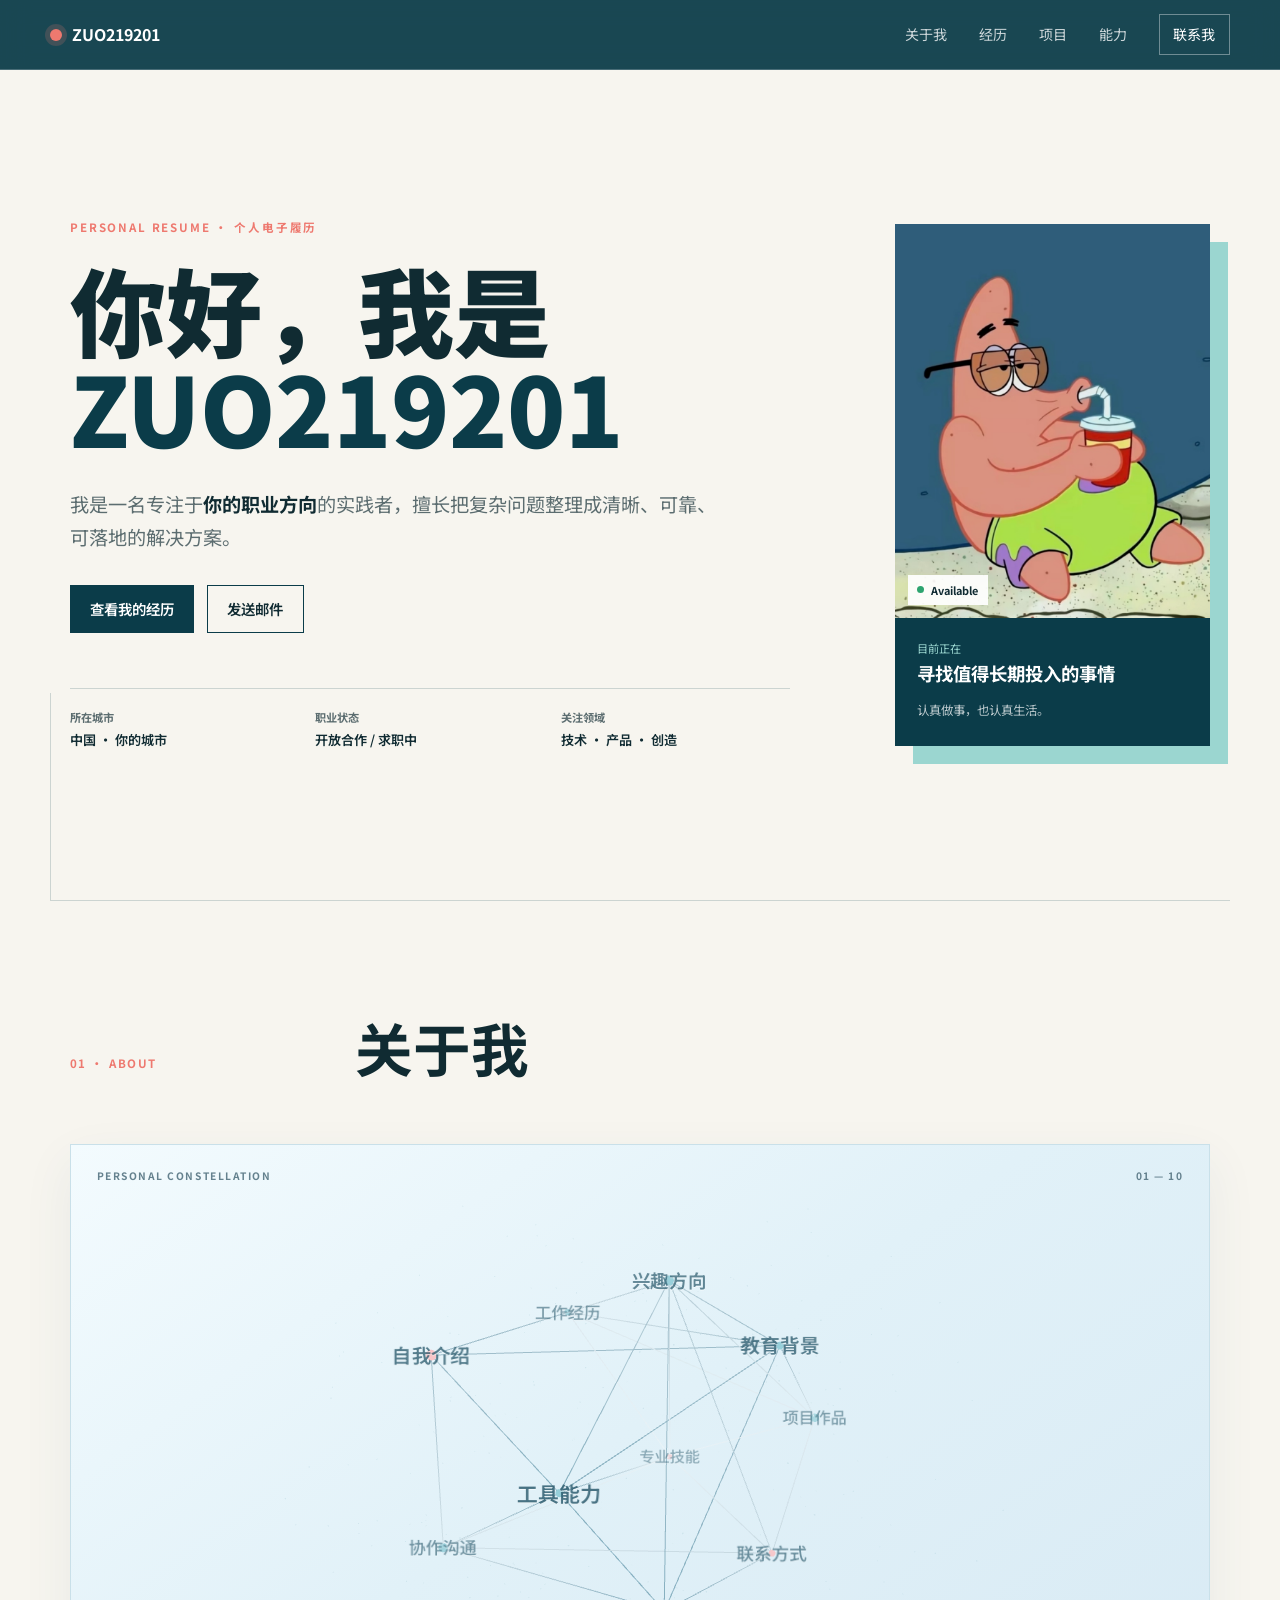
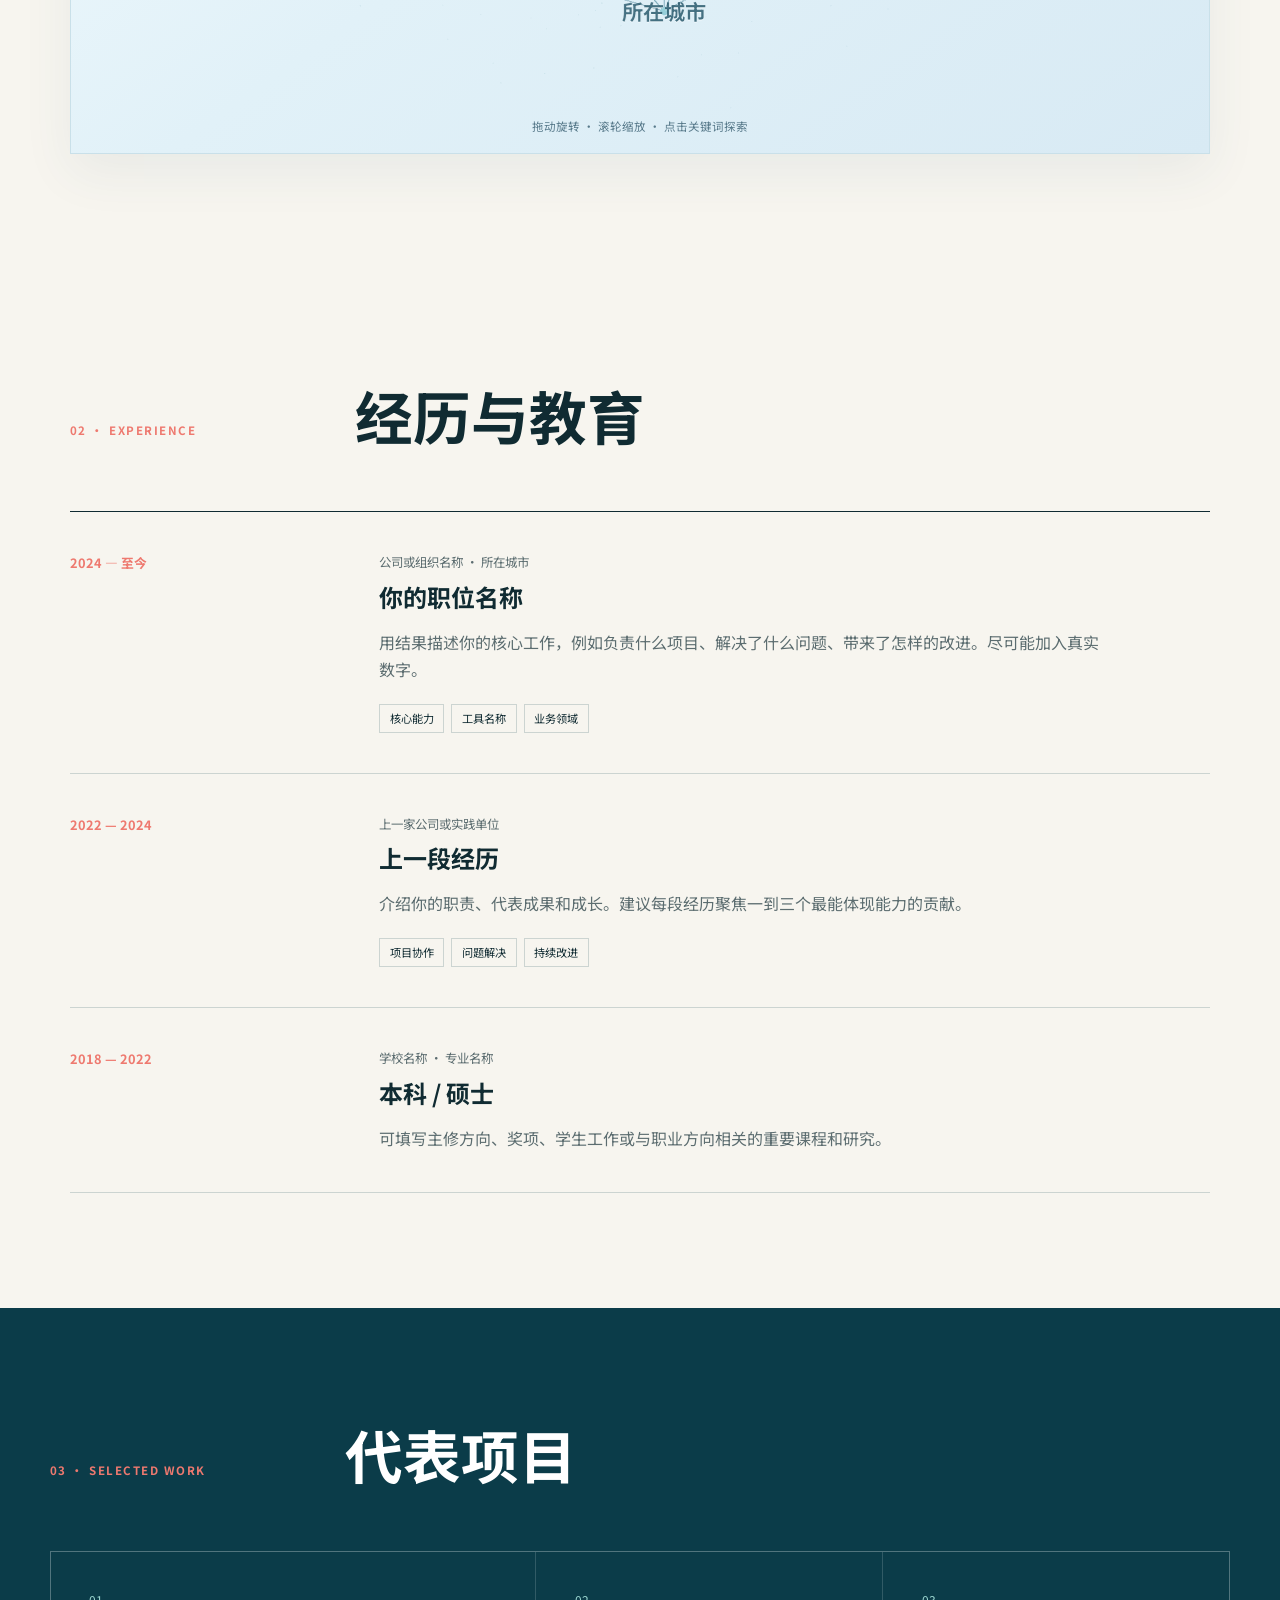
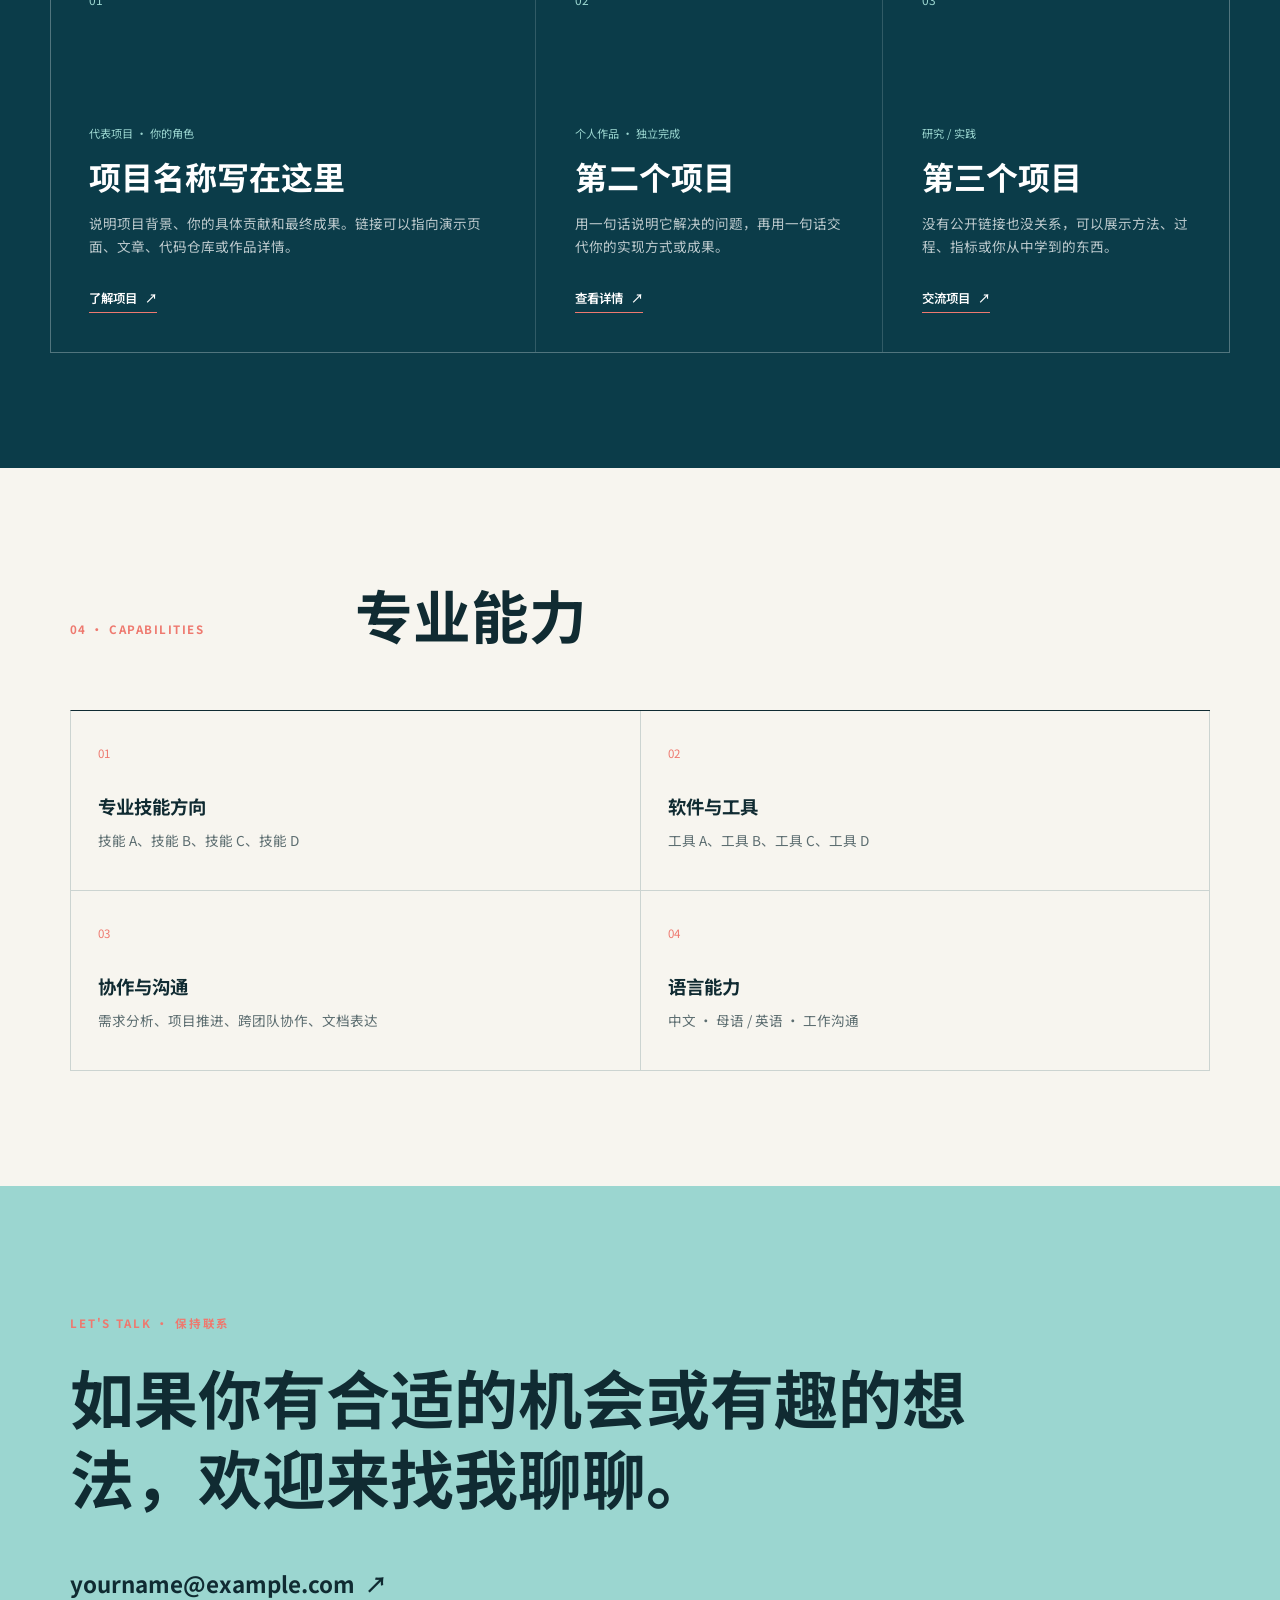
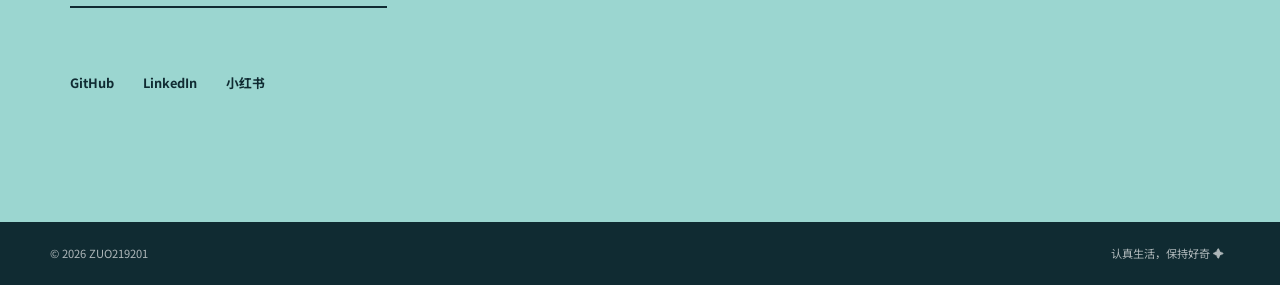
<file: index.html>
<!doctype html>
<html lang="zh-CN">
<head>
  <meta charset="UTF-8" />
  <meta name="viewport" content="width=device-width, initial-scale=1.0" />
  <meta name="description" content="个人履历、工作经历、项目经验与联系方式。" />
  <meta name="keywords" content="个人简历, 电子简历, 个人网站, 项目经历, 作品集" />
  <meta name="author" content="ZUO219201" />
  <meta name="robots" content="index, follow" />
  <meta name="theme-color" content="#0b3c49" />
  <meta property="og:type" content="website" />
  <meta property="og:locale" content="zh_CN" />
  <meta property="og:title" content="ZUO219201｜个人履历" />
  <meta property="og:description" content="了解我的教育背景、工作经历、项目和专业能力。" />
  <meta property="og:image" content="assets/patrick-glasses.jpg" />
  <link rel="canonical" href="https://zuo219201.github.io/" />
  <title>ZUO219201｜个人履历与作品集</title>
  <link rel="stylesheet" href="styles.css" />
  <script type="application/ld+json">
  {
    "@context": "https://schema.org",
    "@type": "Person",
    "name": "ZUO219201",
    "url": "https://zuo219201.github.io/",
    "image": "https://zuo219201.github.io/assets/patrick-glasses.jpg",
    "jobTitle": "你的职业方向",
    "description": "一句话介绍你的专业背景和职业方向。",
    "email": "mailto:yourname@example.com",
    "sameAs": []
  }
  </script>
</head>
<body>
  <a class="skip-link" href="#main">跳到主要内容</a>

  <header class="site-header">
    <a class="brand" href="#top" aria-label="返回首页">
      <span class="brand-dot" aria-hidden="true"></span>
      <span>ZUO219201</span>
    </a>
    <button class="menu-button" type="button" aria-expanded="false" aria-controls="site-nav">菜单</button>
    <nav id="site-nav" class="site-nav" aria-label="主要导航">
      <a href="#about">关于我</a>
      <a href="#experience">经历</a>
      <a href="#projects">项目</a>
      <a href="#skills">能力</a>
      <a class="nav-contact" href="#contact">联系我</a>
    </nav>
  </header>

  <main id="main">
    <section class="hero" id="top">
      <div class="hero-copy reveal">
        <p class="eyebrow">PERSONAL RESUME · 个人电子履历</p>
        <h1>你好，我是<br /><span>ZUO219201</span></h1>
        <p class="hero-summary">我是一名专注于<strong>你的职业方向</strong>的实践者，擅长把复杂问题整理成清晰、可靠、可落地的解决方案。</p>
        <div class="hero-actions">
          <a class="button button-primary" href="#experience">查看我的经历</a>
          <a class="button button-secondary" href="mailto:yourname@example.com">发送邮件</a>
        </div>
        <ul class="quick-facts" aria-label="个人概况">
          <li id="city"><strong>所在城市</strong><span>中国 · 你的城市</span></li>
          <li><strong>职业状态</strong><span>开放合作 / 求职中</span></li>
          <li><strong>关注领域</strong><span>技术 · 产品 · 创造</span></li>
        </ul>
      </div>
      <aside class="profile-card reveal" aria-label="个人名片">
        <div class="portrait-wrap">
          <img src="assets/patrick-glasses.jpg" alt="个人头像，当前为派大星占位图片" />
          <span class="status"><i></i> Available</span>
        </div>
        <div class="profile-card-copy">
          <p>目前正在</p>
          <h2>寻找值得长期投入的事情</h2>
          <span>认真做事，也认真生活。</span>
        </div>
      </aside>
    </section>

    <section class="section about" id="about">
      <div class="section-heading reveal">
        <p>01 · ABOUT</p>
        <h2 id="about-intro">关于我</h2>
      </div>
      <div class="nebula-stage reveal" id="nebula-stage" aria-label="个人关键词星云">
        <div class="nebula-stage-heading" aria-hidden="true">
          <span>PERSONAL CONSTELLATION</span>
          <span>01 — 10</span>
        </div>
        <div class="nebula-scene" id="nebula-scene">
          <div class="nebula-labels" id="nebula-labels"></div>
        </div>
        <p class="nebula-hint">拖动旋转 · 滚轮缩放 · 点击关键词探索</p>
        <p class="sr-only" id="nebula-status" aria-live="polite">10 个个人关键词已加载。</p>
      </div>
    </section>

    <section class="section" id="experience">
      <div class="section-heading reveal">
        <p>02 · EXPERIENCE</p>
        <h2>经历与教育</h2>
      </div>
      <div class="timeline">
        <article class="timeline-item reveal">
          <div class="timeline-date">2024 — 至今</div>
          <div>
            <p class="timeline-meta">公司或组织名称 · 所在城市</p>
            <h3>你的职位名称</h3>
            <p>用结果描述你的核心工作，例如负责什么项目、解决了什么问题、带来了怎样的改进。尽可能加入真实数字。</p>
            <ul class="tags"><li>核心能力</li><li>工具名称</li><li>业务领域</li></ul>
          </div>
        </article>
        <article class="timeline-item reveal">
          <div class="timeline-date">2022 — 2024</div>
          <div>
            <p class="timeline-meta">上一家公司或实践单位</p>
            <h3>上一段经历</h3>
            <p>介绍你的职责、代表成果和成长。建议每段经历聚焦一到三个最能体现能力的贡献。</p>
            <ul class="tags"><li>项目协作</li><li>问题解决</li><li>持续改进</li></ul>
          </div>
        </article>
        <article class="timeline-item reveal">
          <div class="timeline-date">2018 — 2022</div>
          <div id="education">
            <p class="timeline-meta">学校名称 · 专业名称</p>
            <h3>本科 / 硕士</h3>
            <p>可填写主修方向、奖项、学生工作或与职业方向相关的重要课程和研究。</p>
          </div>
        </article>
      </div>
    </section>

    <section class="section projects-section" id="projects">
      <div class="section-heading reveal">
        <p>03 · SELECTED WORK</p>
        <h2>代表项目</h2>
      </div>
      <div class="project-grid">
        <article class="project-card project-featured reveal">
          <div class="project-number">01</div>
          <div class="project-copy">
            <p class="project-type">代表项目 · 你的角色</p>
            <h3>项目名称写在这里</h3>
            <p>说明项目背景、你的具体贡献和最终成果。链接可以指向演示页面、文章、代码仓库或作品详情。</p>
            <a href="#contact">了解项目 <span aria-hidden="true">↗</span></a>
          </div>
        </article>
        <article class="project-card reveal">
          <div class="project-number">02</div>
          <div class="project-copy">
            <p class="project-type">个人作品 · 独立完成</p>
            <h3>第二个项目</h3>
            <p>用一句话说明它解决的问题，再用一句话交代你的实现方式或成果。</p>
            <a href="#contact">查看详情 <span aria-hidden="true">↗</span></a>
          </div>
        </article>
        <article class="project-card reveal">
          <div class="project-number">03</div>
          <div class="project-copy">
            <p class="project-type">研究 / 实践</p>
            <h3>第三个项目</h3>
            <p>没有公开链接也没关系，可以展示方法、过程、指标或你从中学到的东西。</p>
            <a href="#contact">交流项目 <span aria-hidden="true">↗</span></a>
          </div>
        </article>
      </div>
    </section>

    <section class="section" id="skills">
      <div class="section-heading reveal">
        <p>04 · CAPABILITIES</p>
        <h2>专业能力</h2>
      </div>
      <div class="skills-grid reveal">
        <article><span>01</span><h3>专业技能方向</h3><p>技能 A、技能 B、技能 C、技能 D</p></article>
        <article id="tools"><span>02</span><h3>软件与工具</h3><p>工具 A、工具 B、工具 C、工具 D</p></article>
        <article id="collaboration"><span>03</span><h3>协作与沟通</h3><p>需求分析、项目推进、跨团队协作、文档表达</p></article>
        <article id="interests"><span>04</span><h3>语言能力</h3><p>中文 · 母语 / 英语 · 工作沟通</p></article>
      </div>
    </section>

    <section class="contact-section" id="contact">
      <div class="contact-inner reveal">
        <p class="eyebrow">LET'S TALK · 保持联系</p>
        <h2>如果你有合适的机会或有趣的想法，欢迎来找我聊聊。</h2>
        <a class="contact-email" href="mailto:yourname@example.com">yourname@example.com <span aria-hidden="true">↗</span></a>
        <div class="social-links" aria-label="社交链接">
          <a href="#" aria-label="GitHub 链接待添加">GitHub</a>
          <a href="#" aria-label="LinkedIn 链接待添加">LinkedIn</a>
          <a href="#" aria-label="小红书链接待添加">小红书</a>
        </div>
      </div>
    </section>
  </main>

  <footer class="site-footer">
    <p>© <span id="year"></span> ZUO219201</p>
    <button id="patrick-mode" type="button" title="一个小彩蛋">认真生活，保持好奇 ✦</button>
  </footer>

  <script src="assets/three-r128.min.js"></script>
  <script src="script.js"></script>
</body>
</html>
</file>
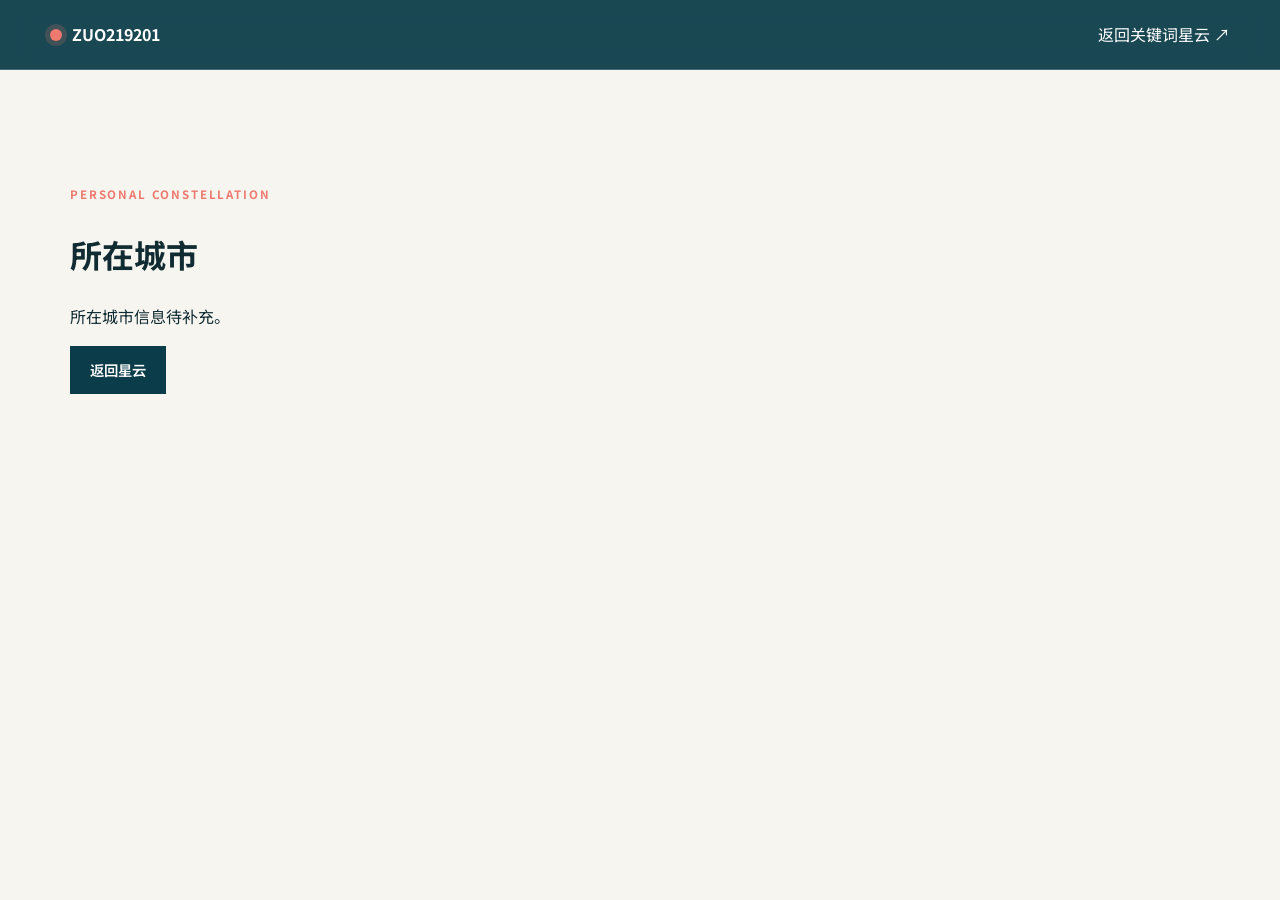
<file: topics/city.html>
<!doctype html>
<html lang="zh-CN">
<head>
  <meta charset="UTF-8" />
  <meta name="viewport" content="width=device-width, initial-scale=1.0" />
  <meta name="description" content="ZUO219201 的所在城市。" />
  <title>所在城市｜ZUO219201</title>
  <link rel="stylesheet" href="../styles.css" />
</head>
<body>
  <header class="site-header"><a class="brand" href="../index.html#about"><span class="brand-dot"></span>ZUO219201</a><a href="../index.html#about">返回关键词星云 ↗</a></header>
  <main class="section">
    <p class="eyebrow">PERSONAL CONSTELLATION</p>
    <h1>所在城市</h1>
    <p>所在城市信息待补充。</p>
    <a class="button button-primary" href="../index.html#about">返回星云</a>
  </main>
</body>
</html>
</file>
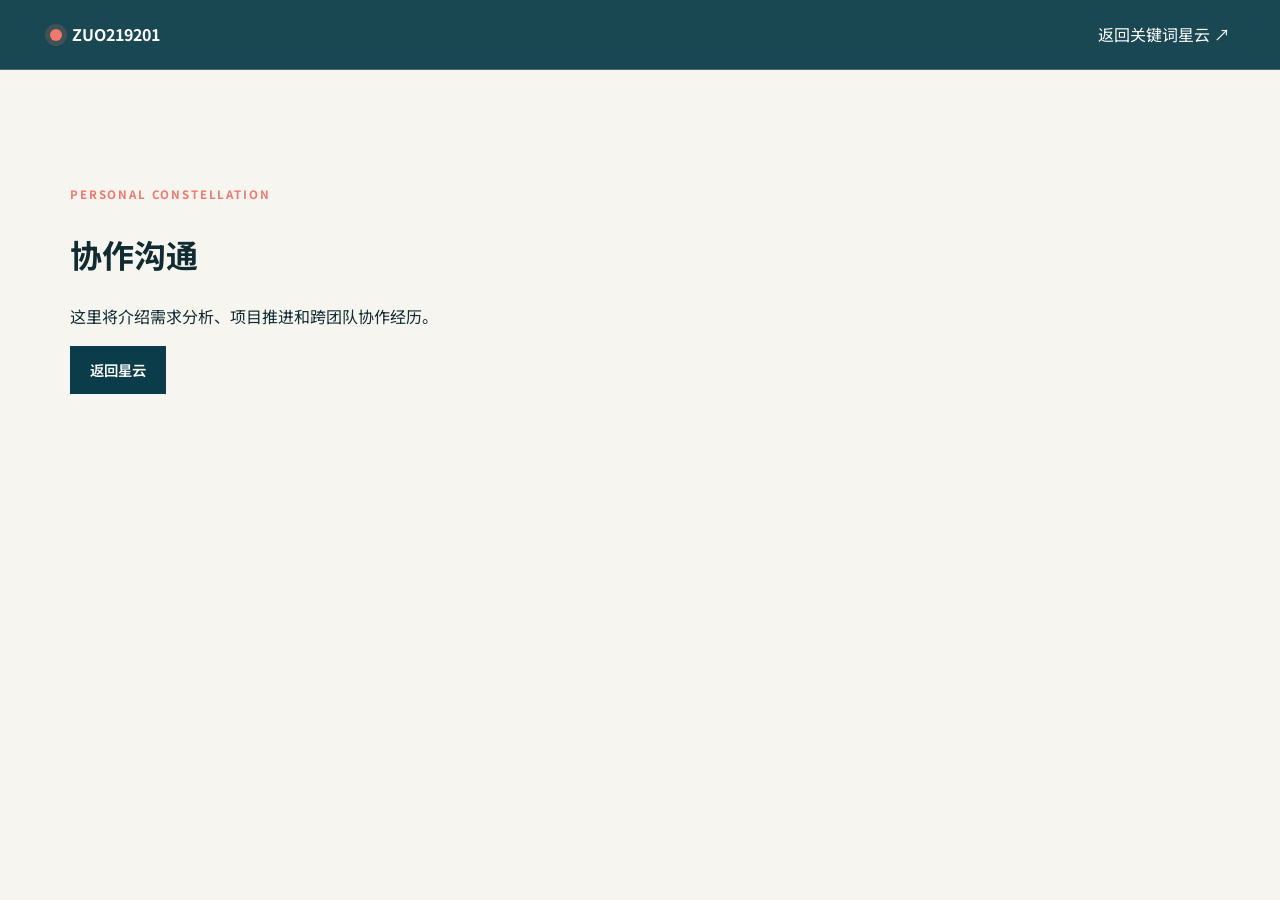
<file: topics/collaboration.html>
<!doctype html>
<html lang="zh-CN">
<head>
  <meta charset="UTF-8" />
  <meta name="viewport" content="width=device-width, initial-scale=1.0" />
  <meta name="description" content="ZUO219201 的协作沟通。" />
  <title>协作沟通｜ZUO219201</title>
  <link rel="stylesheet" href="../styles.css" />
</head>
<body>
  <header class="site-header"><a class="brand" href="../index.html#about"><span class="brand-dot"></span>ZUO219201</a><a href="../index.html#about">返回关键词星云 ↗</a></header>
  <main class="section">
    <p class="eyebrow">PERSONAL CONSTELLATION</p>
    <h1>协作沟通</h1>
    <p>这里将介绍需求分析、项目推进和跨团队协作经历。</p>
    <a class="button button-primary" href="../index.html#about">返回星云</a>
  </main>
</body>
</html>
</file>
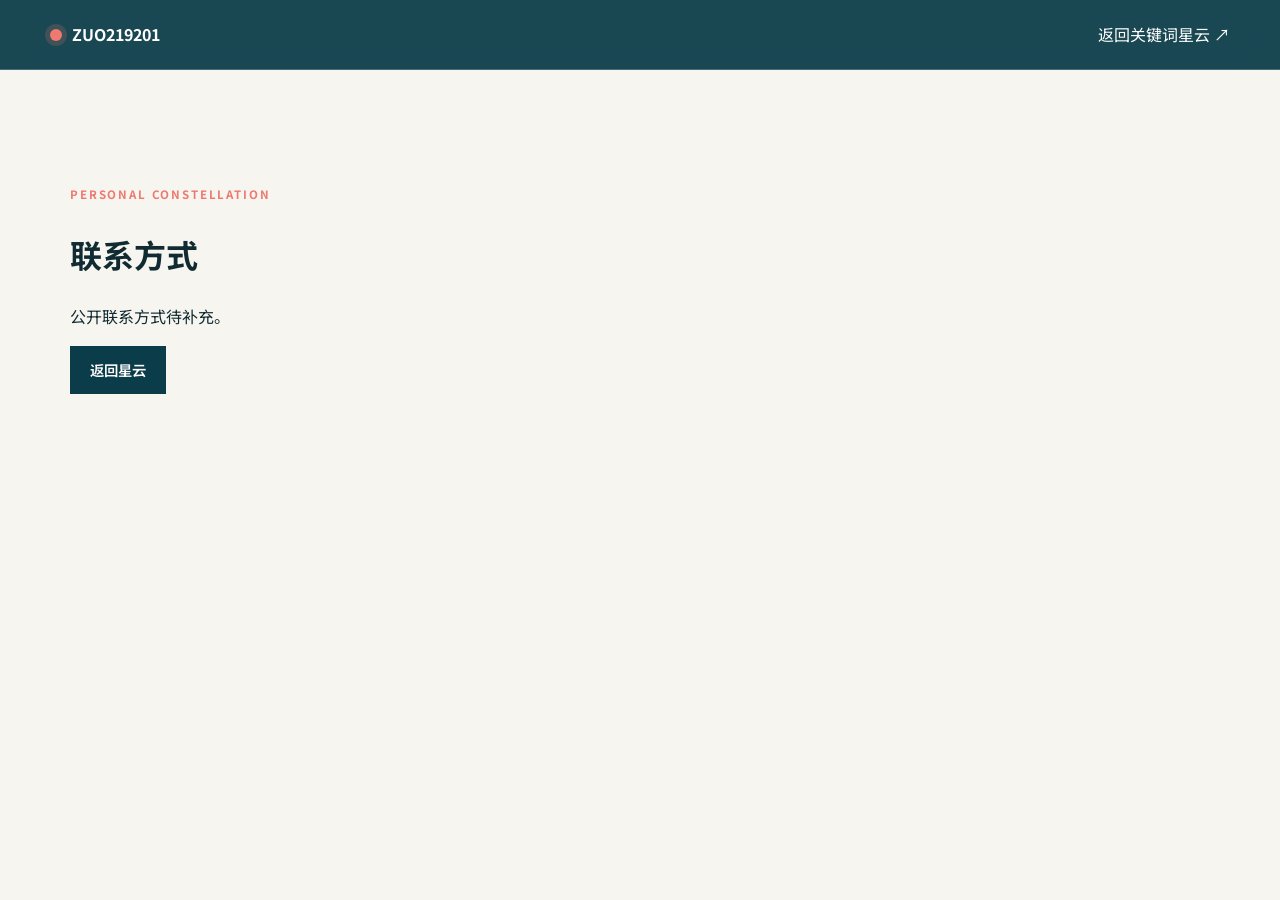
<file: topics/contact.html>
<!doctype html>
<html lang="zh-CN">
<head>
  <meta charset="UTF-8" />
  <meta name="viewport" content="width=device-width, initial-scale=1.0" />
  <meta name="description" content="ZUO219201 的联系方式。" />
  <title>联系方式｜ZUO219201</title>
  <link rel="stylesheet" href="../styles.css" />
</head>
<body>
  <header class="site-header"><a class="brand" href="../index.html#about"><span class="brand-dot"></span>ZUO219201</a><a href="../index.html#about">返回关键词星云 ↗</a></header>
  <main class="section">
    <p class="eyebrow">PERSONAL CONSTELLATION</p>
    <h1>联系方式</h1>
    <p>公开联系方式待补充。</p>
    <a class="button button-primary" href="../index.html#about">返回星云</a>
  </main>
</body>
</html>
</file>
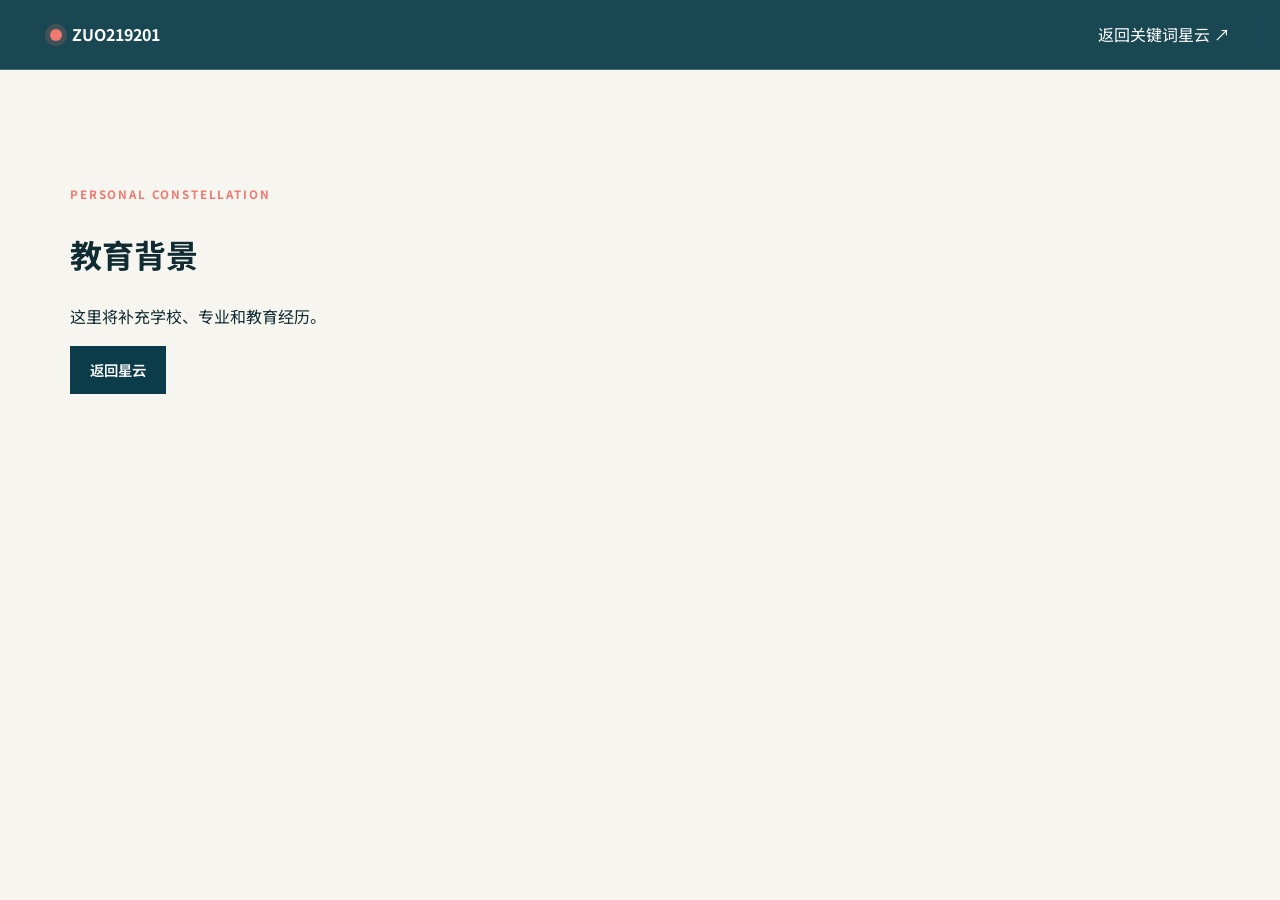
<file: topics/education.html>
<!doctype html>
<html lang="zh-CN">
<head>
  <meta charset="UTF-8" />
  <meta name="viewport" content="width=device-width, initial-scale=1.0" />
  <meta name="description" content="ZUO219201 的教育背景。" />
  <title>教育背景｜ZUO219201</title>
  <link rel="stylesheet" href="../styles.css" />
</head>
<body>
  <header class="site-header"><a class="brand" href="../index.html#about"><span class="brand-dot"></span>ZUO219201</a><a href="../index.html#about">返回关键词星云 ↗</a></header>
  <main class="section">
    <p class="eyebrow">PERSONAL CONSTELLATION</p>
    <h1>教育背景</h1>
    <p>这里将补充学校、专业和教育经历。</p>
    <a class="button button-primary" href="../index.html#about">返回星云</a>
  </main>
</body>
</html>
</file>
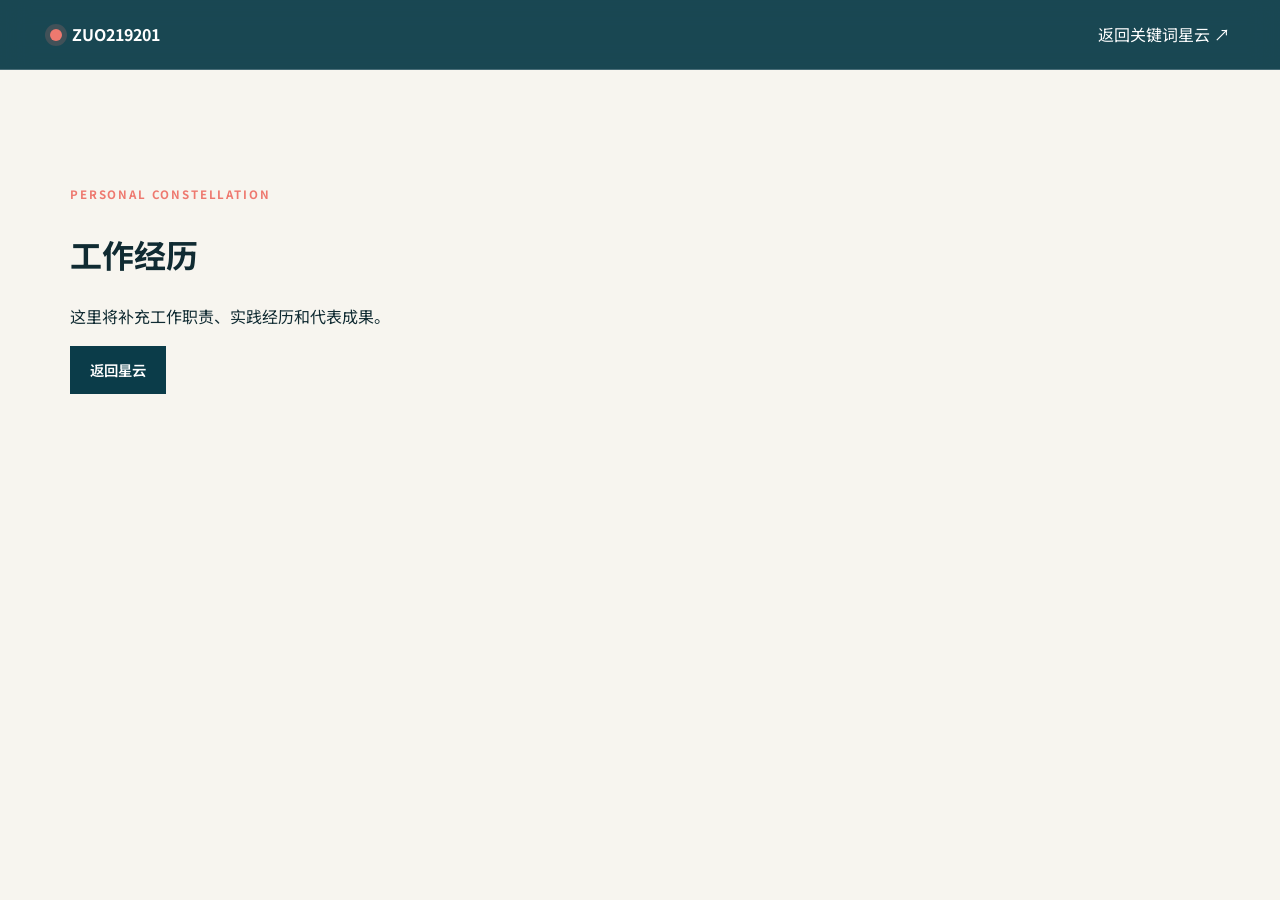
<file: topics/experience.html>
<!doctype html>
<html lang="zh-CN">
<head>
  <meta charset="UTF-8" />
  <meta name="viewport" content="width=device-width, initial-scale=1.0" />
  <meta name="description" content="ZUO219201 的工作经历。" />
  <title>工作经历｜ZUO219201</title>
  <link rel="stylesheet" href="../styles.css" />
</head>
<body>
  <header class="site-header"><a class="brand" href="../index.html#about"><span class="brand-dot"></span>ZUO219201</a><a href="../index.html#about">返回关键词星云 ↗</a></header>
  <main class="section">
    <p class="eyebrow">PERSONAL CONSTELLATION</p>
    <h1>工作经历</h1>
    <p>这里将补充工作职责、实践经历和代表成果。</p>
    <a class="button button-primary" href="../index.html#about">返回星云</a>
  </main>
</body>
</html>
</file>
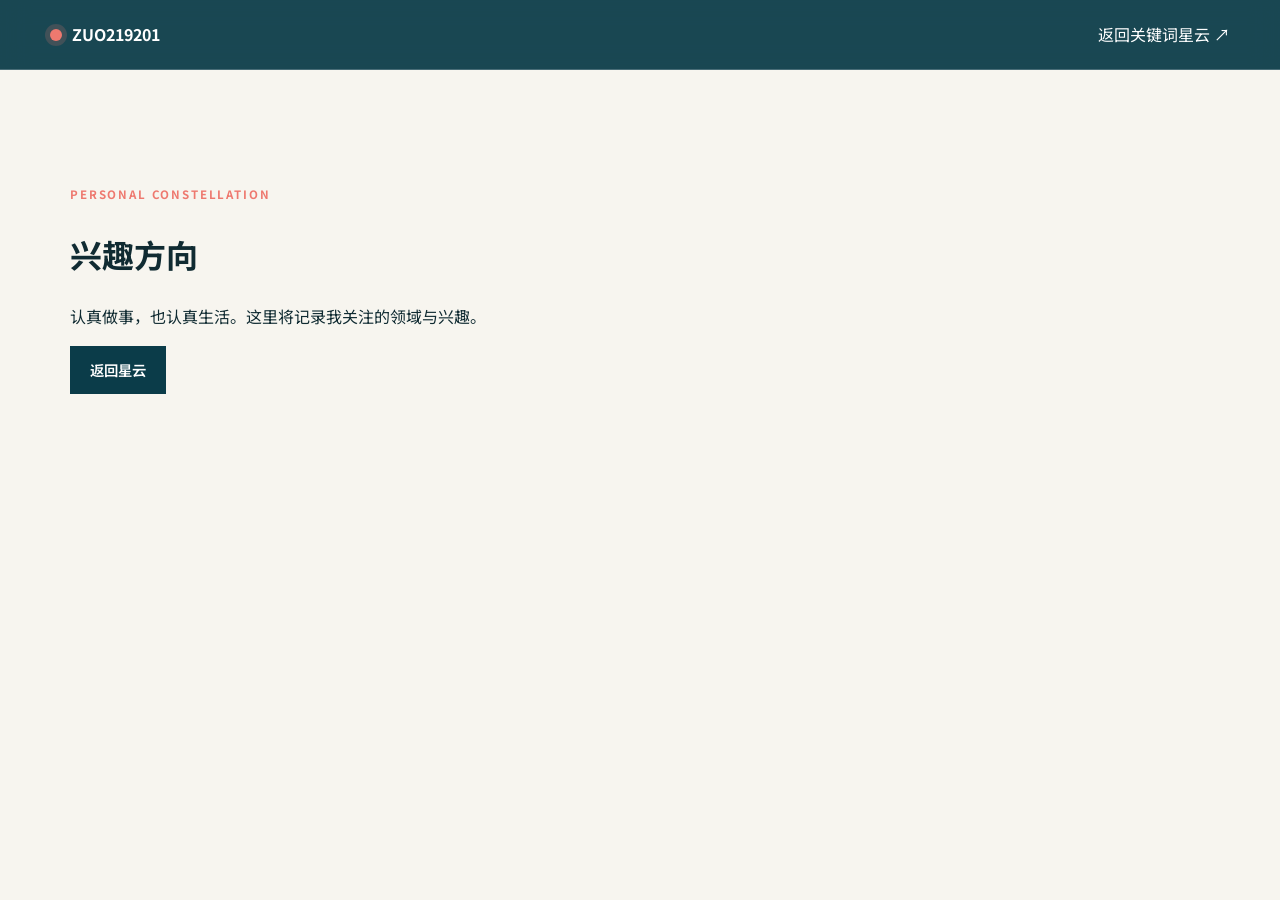
<file: topics/interests.html>
<!doctype html>
<html lang="zh-CN">
<head>
  <meta charset="UTF-8" />
  <meta name="viewport" content="width=device-width, initial-scale=1.0" />
  <meta name="description" content="ZUO219201 的兴趣方向。" />
  <title>兴趣方向｜ZUO219201</title>
  <link rel="stylesheet" href="../styles.css" />
</head>
<body>
  <header class="site-header"><a class="brand" href="../index.html#about"><span class="brand-dot"></span>ZUO219201</a><a href="../index.html#about">返回关键词星云 ↗</a></header>
  <main class="section">
    <p class="eyebrow">PERSONAL CONSTELLATION</p>
    <h1>兴趣方向</h1>
    <p>认真做事，也认真生活。这里将记录我关注的领域与兴趣。</p>
    <a class="button button-primary" href="../index.html#about">返回星云</a>
  </main>
</body>
</html>
</file>
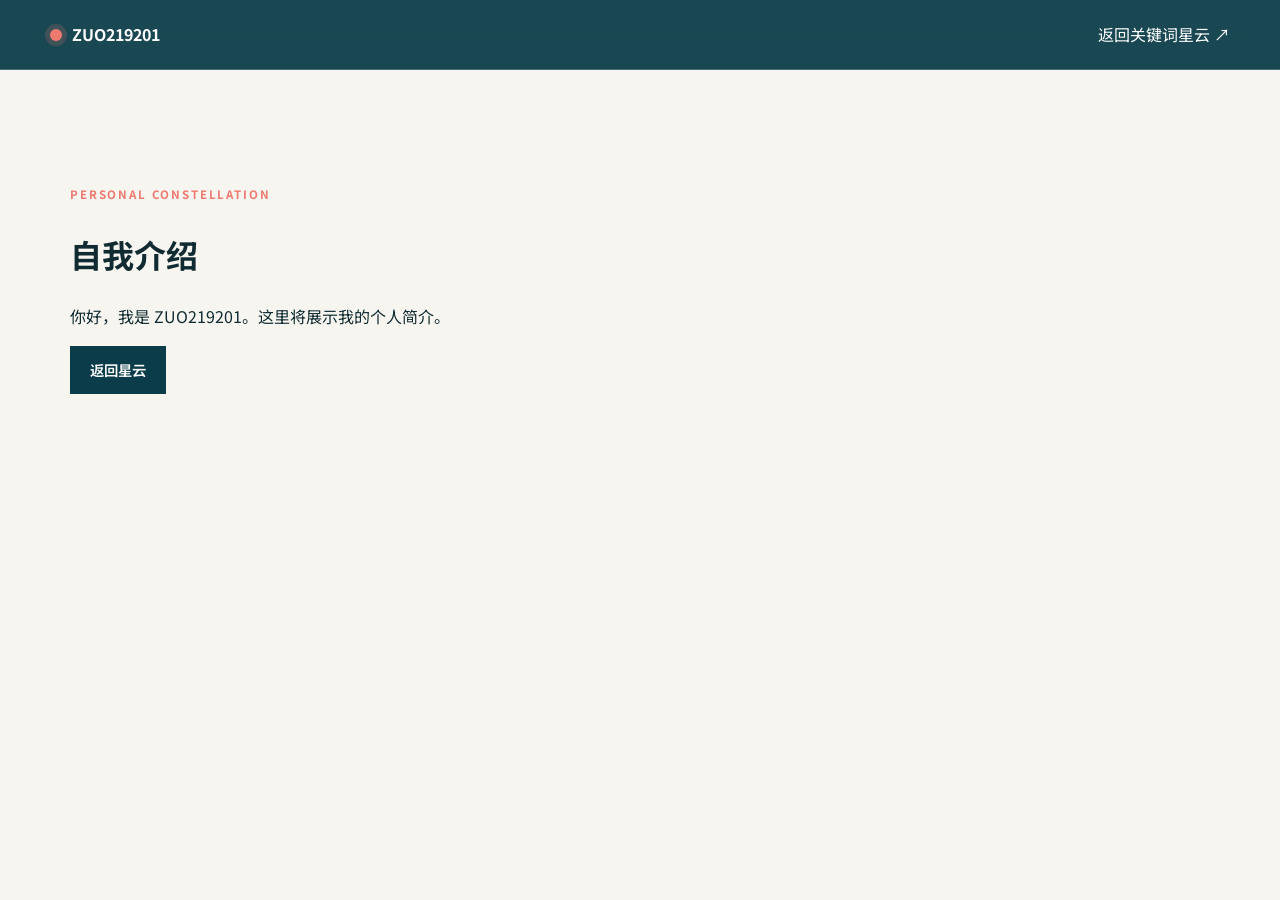
<file: topics/introduction.html>
<!doctype html>
<html lang="zh-CN">
<head>
  <meta charset="UTF-8" />
  <meta name="viewport" content="width=device-width, initial-scale=1.0" />
  <meta name="description" content="ZUO219201 的自我介绍。" />
  <title>自我介绍｜ZUO219201</title>
  <link rel="stylesheet" href="../styles.css" />
</head>
<body>
  <header class="site-header"><a class="brand" href="../index.html#about"><span class="brand-dot"></span>ZUO219201</a><a href="../index.html#about">返回关键词星云 ↗</a></header>
  <main class="section">
    <p class="eyebrow">PERSONAL CONSTELLATION</p>
    <h1>自我介绍</h1>
    <p>你好，我是 ZUO219201。这里将展示我的个人简介。</p>
    <a class="button button-primary" href="../index.html#about">返回星云</a>
  </main>
</body>
</html>
</file>
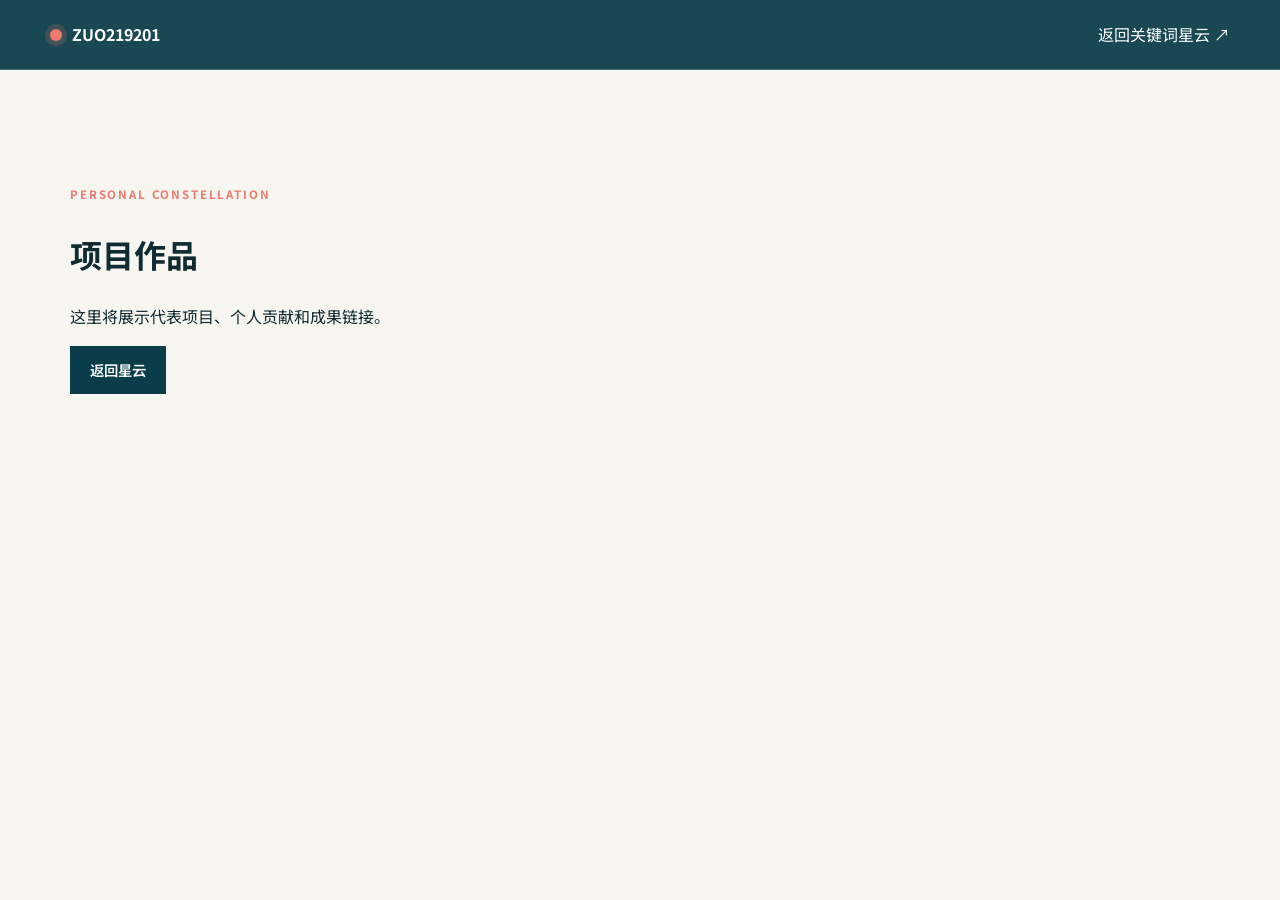
<file: topics/projects.html>
<!doctype html>
<html lang="zh-CN">
<head>
  <meta charset="UTF-8" />
  <meta name="viewport" content="width=device-width, initial-scale=1.0" />
  <meta name="description" content="ZUO219201 的项目作品。" />
  <title>项目作品｜ZUO219201</title>
  <link rel="stylesheet" href="../styles.css" />
</head>
<body>
  <header class="site-header"><a class="brand" href="../index.html#about"><span class="brand-dot"></span>ZUO219201</a><a href="../index.html#about">返回关键词星云 ↗</a></header>
  <main class="section">
    <p class="eyebrow">PERSONAL CONSTELLATION</p>
    <h1>项目作品</h1>
    <p>这里将展示代表项目、个人贡献和成果链接。</p>
    <a class="button button-primary" href="../index.html#about">返回星云</a>
  </main>
</body>
</html>
</file>
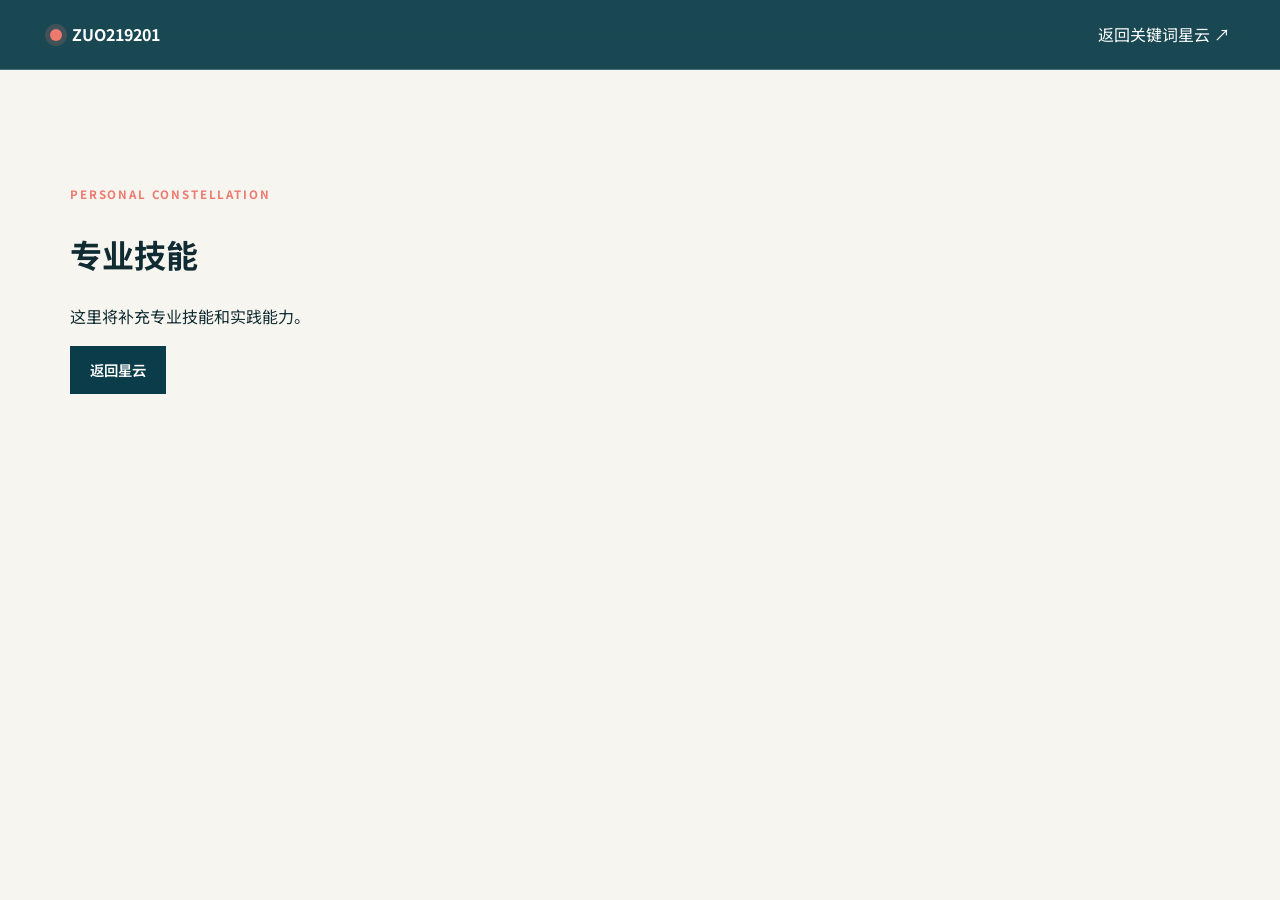
<file: topics/skills.html>
<!doctype html>
<html lang="zh-CN">
<head>
  <meta charset="UTF-8" />
  <meta name="viewport" content="width=device-width, initial-scale=1.0" />
  <meta name="description" content="ZUO219201 的专业技能。" />
  <title>专业技能｜ZUO219201</title>
  <link rel="stylesheet" href="../styles.css" />
</head>
<body>
  <header class="site-header"><a class="brand" href="../index.html#about"><span class="brand-dot"></span>ZUO219201</a><a href="../index.html#about">返回关键词星云 ↗</a></header>
  <main class="section">
    <p class="eyebrow">PERSONAL CONSTELLATION</p>
    <h1>专业技能</h1>
    <p>这里将补充专业技能和实践能力。</p>
    <a class="button button-primary" href="../index.html#about">返回星云</a>
  </main>
</body>
</html>
</file>
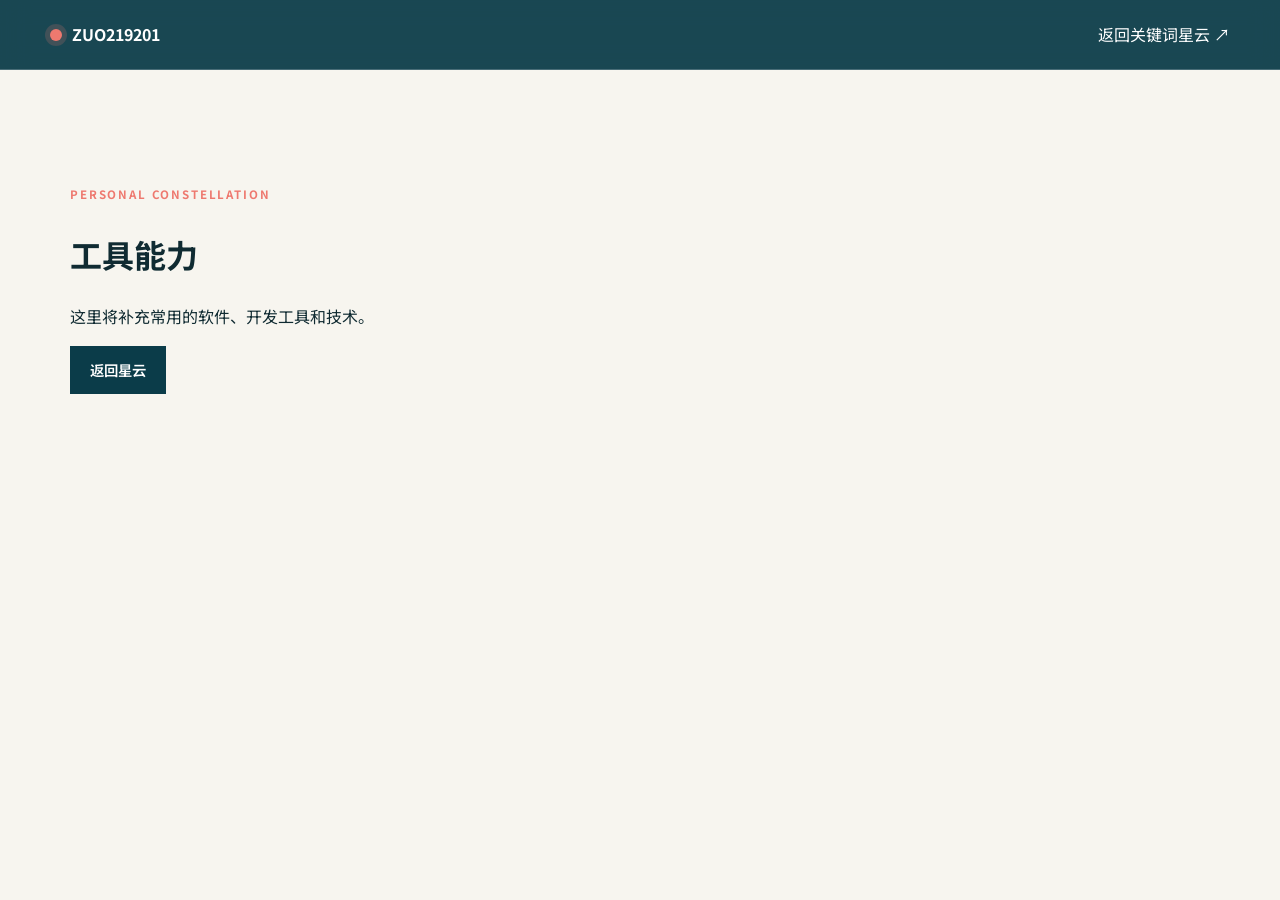
<file: topics/tools.html>
<!doctype html>
<html lang="zh-CN">
<head>
  <meta charset="UTF-8" />
  <meta name="viewport" content="width=device-width, initial-scale=1.0" />
  <meta name="description" content="ZUO219201 的工具能力。" />
  <title>工具能力｜ZUO219201</title>
  <link rel="stylesheet" href="../styles.css" />
</head>
<body>
  <header class="site-header"><a class="brand" href="../index.html#about"><span class="brand-dot"></span>ZUO219201</a><a href="../index.html#about">返回关键词星云 ↗</a></header>
  <main class="section">
    <p class="eyebrow">PERSONAL CONSTELLATION</p>
    <h1>工具能力</h1>
    <p>这里将补充常用的软件、开发工具和技术。</p>
    <a class="button button-primary" href="../index.html#about">返回星云</a>
  </main>
</body>
</html>
</file>
<file: styles.css>
@import url("https://fonts.googleapis.com/css2?family=Noto+Sans+SC:wght@400;500;600;700;900&display=swap");
:root{--ink:#102b32;--muted:#5c6d70;--paper:#f7f5ef;--white:#fff;--sea:#0b3c49;--aqua:#9bd6d0;--coral:#ee796f;--line:#ccd4d1;--max:1180px}
*{box-sizing:border-box}html{scroll-behavior:smooth}body{margin:0;background:var(--paper);color:var(--ink);font-family:"Noto Sans SC","Microsoft YaHei",sans-serif;line-height:1.7}a{color:inherit;text-decoration:none}button{color:inherit;font:inherit}.skip-link{position:fixed;z-index:100;top:-5rem;left:1rem;padding:.6rem 1rem;background:var(--white)}.skip-link:focus{top:1rem}
.site-header{position:sticky;z-index:20;top:0;display:flex;align-items:center;justify-content:space-between;min-height:70px;padding:0 max(1.25rem,calc((100vw - var(--max))/2));border-bottom:1px solid #ffffff35;background:#0b3c49f0;color:var(--white);backdrop-filter:blur(14px)}.brand{display:flex;align-items:center;gap:.65rem;font-weight:700}.brand-dot{width:12px;height:12px;border-radius:50%;background:var(--coral);box-shadow:0 0 0 5px #ee796f30}.site-nav{display:flex;align-items:center;gap:2rem;font-size:.88rem}.site-nav a{opacity:.78;transition:opacity .2s,color .2s}.site-nav a:hover,.site-nav a:focus-visible{opacity:1;color:var(--aqua)}.site-nav .nav-contact{padding:.46rem .85rem;border:1px solid #ffffff60;opacity:1}.menu-button{display:none;border:1px solid #ffffff50;background:transparent;padding:.35rem .65rem}
.hero{display:grid;grid-template-columns:minmax(0,1.4fr) minmax(280px,.6fr);gap:clamp(3rem,7vw,7rem);min-height:calc(100svh - 70px);align-items:center;max-width:var(--max);margin:auto;padding:clamp(4rem,8vw,7rem) 1.25rem;position:relative}.hero:before{content:"";position:absolute;width:1px;height:25%;background:var(--line);left:0;bottom:0}.eyebrow{margin:0 0 1.4rem;color:var(--coral);font-size:.72rem;font-weight:700;letter-spacing:.16em}.hero h1{margin:0;max-width:800px;font-size:clamp(3.2rem,7.5vw,7rem);line-height:1.02;letter-spacing:0;font-weight:900}.hero h1 span{color:var(--sea)}.hero-summary{max-width:650px;margin:2rem 0 0;color:var(--muted);font-size:clamp(1rem,1.5vw,1.2rem)}.hero-summary strong{color:var(--ink)}.hero-actions{display:flex;flex-wrap:wrap;gap:.8rem;margin-top:2rem}.button{display:inline-flex;align-items:center;justify-content:center;min-height:48px;padding:.6rem 1.2rem;border:1px solid var(--sea);font-size:.9rem;font-weight:600;transition:transform .2s,background .2s,color .2s}.button:hover{transform:translateY(-2px)}.button-primary{color:var(--white);background:var(--sea)}.button-secondary{background:transparent}.quick-facts{display:grid;grid-template-columns:repeat(3,1fr);gap:1rem;max-width:720px;margin:3.4rem 0 0;padding:1.2rem 0 0;border-top:1px solid var(--line);list-style:none}.quick-facts li{display:flex;flex-direction:column;gap:.15rem}.quick-facts strong{font-size:.7rem;color:var(--muted)}.quick-facts span{font-size:.82rem;font-weight:600}.profile-card{align-self:center;background:var(--sea);color:var(--white);transform:rotate(1.2deg);box-shadow:18px 18px 0 var(--aqua)}.portrait-wrap{position:relative;aspect-ratio:4/5;overflow:hidden}.portrait-wrap img{width:100%;height:100%;object-fit:cover;object-position:50% center;display:block;filter:saturate(.82) contrast(1.04)}.status{position:absolute;left:.8rem;bottom:.8rem;display:flex;align-items:center;gap:.45rem;padding:.35rem .6rem;background:#ffffffeb;color:var(--ink);font-size:.68rem;font-weight:700}.status i{width:7px;height:7px;border-radius:50%;background:#2da46f}.profile-card-copy{padding:1.35rem 1.4rem 1.5rem}.profile-card-copy p{margin:0;color:var(--aqua);font-size:.7rem}.profile-card-copy h2{margin:.2rem 0 .5rem;font-size:1.15rem;line-height:1.4}.profile-card-copy span{color:#ffffffb5;font-size:.78rem}
.section{max-width:var(--max);margin:auto;padding:clamp(5rem,9vw,8.5rem) 1.25rem}.section-heading{display:grid;grid-template-columns:minmax(160px,1fr) 3fr;align-items:end;margin-bottom:clamp(2.5rem,5vw,4.5rem)}.section-heading p{margin:0 0 .4rem;color:var(--coral);font-size:.72rem;font-weight:700;letter-spacing:.13em}.section-heading h2{margin:0;font-size:clamp(2.2rem,4.5vw,4.5rem);line-height:1.1;letter-spacing:0}.about{border-top:1px solid var(--line)}.about-grid{display:grid;grid-template-columns:1fr 1fr;gap:clamp(2rem,8vw,8rem)}.about .lead{margin:0;font-size:clamp(1.4rem,2.5vw,2.15rem);font-weight:600;line-height:1.55}.about-copy{color:var(--muted)}.about-copy p:first-child{margin-top:0}
.timeline{border-top:1px solid var(--ink)}.timeline-item{display:grid;grid-template-columns:minmax(170px,1fr) 3fr;gap:2rem;padding:2.5rem 0;border-bottom:1px solid var(--line)}.timeline-date{color:var(--coral);font-size:.8rem;font-weight:700}.timeline-meta{margin:0;color:var(--muted);font-size:.78rem}.timeline h3{margin:.2rem 0 .7rem;font-size:1.5rem}.timeline-item>div:last-child>p:last-of-type{max-width:720px;margin:0;color:var(--muted)}.tags{display:flex;flex-wrap:wrap;gap:.45rem;padding:0;margin:1.3rem 0 0;list-style:none}.tags li{padding:.25rem .6rem;border:1px solid var(--line);font-size:.7rem}
.projects-section{max-width:none;padding-right:max(1.25rem,calc((100vw - var(--max))/2));padding-left:max(1.25rem,calc((100vw - var(--max))/2));color:var(--white);background:var(--sea)}.projects-section .section-heading h2{color:var(--white)}.project-grid{display:grid;grid-template-columns:1.4fr 1fr 1fr;gap:1px;background:#ffffff28;border:1px solid #ffffff28}.project-card{min-height:400px;display:flex;flex-direction:column;justify-content:space-between;padding:clamp(1.5rem,3vw,2.4rem);background:var(--sea);transition:background .25s}.project-card:hover{background:#124c59}.project-number{color:var(--aqua);font-size:.75rem}.project-type{margin:0 0 .8rem;color:var(--aqua);font-size:.7rem}.project-copy h3{margin:0 0 1rem;font-size:clamp(1.35rem,2.5vw,2.25rem);line-height:1.25}.project-copy>p:last-of-type{color:#ffffffb8;font-size:.85rem}.project-copy a{display:inline-flex;gap:.5rem;margin-top:1rem;padding-bottom:.2rem;border-bottom:1px solid var(--coral);font-size:.78rem;font-weight:600}
.skills-grid{display:grid;grid-template-columns:repeat(2,1fr);border-top:1px solid var(--ink);border-left:1px solid var(--line)}.skills-grid article{min-height:180px;padding:1.7rem;border-right:1px solid var(--line);border-bottom:1px solid var(--line)}.skills-grid span{color:var(--coral);font-size:.72rem}.skills-grid h3{margin:1.6rem 0 .4rem;font-size:1.15rem}.skills-grid p{margin:0;color:var(--muted);font-size:.85rem}
.contact-section{background:var(--aqua)}.contact-inner{max-width:var(--max);margin:auto;padding:clamp(5rem,10vw,9rem) 1.25rem}.contact-inner h2{max-width:900px;margin:0;font-size:clamp(2.2rem,5vw,5rem);line-height:1.25;letter-spacing:0}.contact-email{display:inline-flex;gap:.6rem;margin-top:3rem;padding-bottom:.25rem;border-bottom:2px solid var(--ink);font-size:clamp(1rem,2vw,1.4rem);font-weight:700;overflow-wrap:anywhere}.social-links{display:flex;flex-wrap:wrap;gap:1.8rem;margin-top:4rem;font-size:.8rem;font-weight:700}.social-links a:hover{color:#9e413e}.site-footer{display:flex;justify-content:space-between;align-items:center;padding:1.3rem max(1.25rem,calc((100vw - var(--max))/2));background:var(--ink);color:#ffffffa8;font-size:.7rem}.site-footer p{margin:0}.site-footer button{border:0;background:transparent;cursor:pointer;color:inherit}
.reveal{opacity:0;transform:translateY(18px);transition:opacity .65s ease,transform .65s ease}.reveal.visible{opacity:1;transform:none}.patrick-party .brand-dot{animation:pulse .7s infinite alternate}@keyframes pulse{to{transform:scale(1.5);background:#f1d061}}
@media(max-width:820px){.menu-button{display:block}.site-nav{position:absolute;top:70px;right:0;left:0;display:none;align-items:stretch;flex-direction:column;gap:0;padding:.5rem 1.25rem 1rem;background:var(--sea)}.site-nav.open{display:flex}.site-nav a,.site-nav .nav-contact{padding:.8rem 0;border:0;border-bottom:1px solid #ffffff24}.hero{grid-template-columns:1fr;min-height:auto;padding-top:4rem}.profile-card{width:min(420px,calc(100% - 18px));justify-self:center}.quick-facts{grid-template-columns:1fr}.section-heading,.timeline-item{grid-template-columns:1fr;gap:.8rem}.about-grid,.project-grid{grid-template-columns:1fr}.project-card{min-height:310px}}
@media(max-width:520px){.hero h1{font-size:3rem}.hero-actions .button{width:100%}.section{padding-top:4.5rem;padding-bottom:4.5rem}.skills-grid{grid-template-columns:1fr}.site-footer{align-items:flex-start;flex-direction:column;gap:.4rem}}
@media(prefers-reduced-motion:reduce){html{scroll-behavior:auto}*,*:before,*:after{animation-duration:.01ms!important;transition-duration:.01ms!important}.reveal{opacity:1;transform:none}}
.sr-only{position:absolute;width:1px;height:1px;padding:0;margin:-1px;overflow:hidden;clip:rect(0,0,0,0);white-space:nowrap;border:0}
.nebula-stage{position:relative;overflow:hidden;min-height:610px;border:1px solid #c9e0e9;background:linear-gradient(145deg,#f3fbfe 0%,#e1f1f8 48%,#d8eaf4 100%);box-shadow:0 18px 48px #245b7112}
.nebula-stage-heading{position:absolute;z-index:3;top:1.4rem;left:1.6rem;right:1.6rem;display:flex;justify-content:space-between;color:#64818e;font-size:.64rem;font-weight:700;letter-spacing:.15em;pointer-events:none}
.nebula-scene{position:absolute;inset:0;touch-action:none;cursor:grab}
.nebula-scene.is-dragging{cursor:grabbing}
.nebula-scene canvas{position:absolute;inset:0;width:100%;height:100%;display:block}
.nebula-labels{position:absolute;inset:0;overflow:hidden;pointer-events:none}
.nebula-label{position:absolute;left:0;top:0;display:inline-block;padding:.18em .3em;border:0;border-radius:3px;color:#28586b;font-size:18px;font-weight:600;line-height:1.25;white-space:nowrap;text-shadow:0 1px 0 #ffffffb8;pointer-events:auto;transform-origin:center;transition:color .16s,text-shadow .16s;will-change:transform,opacity}
.nebula-label:hover,.nebula-label:focus-visible{z-index:2;color:#087d94;text-shadow:0 0 14px #ffffff,0 0 3px #42c0d2;outline:0}
.nebula-label.is-far{font-weight:500}
.nebula-hint{position:absolute;bottom:1rem;left:1rem;right:1rem;margin:0;text-align:center;color:#587a8b;font-size:.72rem;pointer-events:none}
.nebula-fallback .nebula-labels{display:flex;flex-wrap:wrap;gap:1rem;align-content:center;justify-content:center;padding:3rem 1rem;pointer-events:auto}
.nebula-fallback .nebula-label{position:static}
@media(max-width:820px){.nebula-stage{min-height:580px}.nebula-label{font-size:16px}}
@media(max-width:520px){.nebula-stage{min-height:560px}.nebula-stage-heading{top:1rem;left:1rem;right:1rem}.nebula-label{font-size:14px}}
@media(prefers-reduced-motion:reduce){.nebula-label{transition:none}}
</file>
